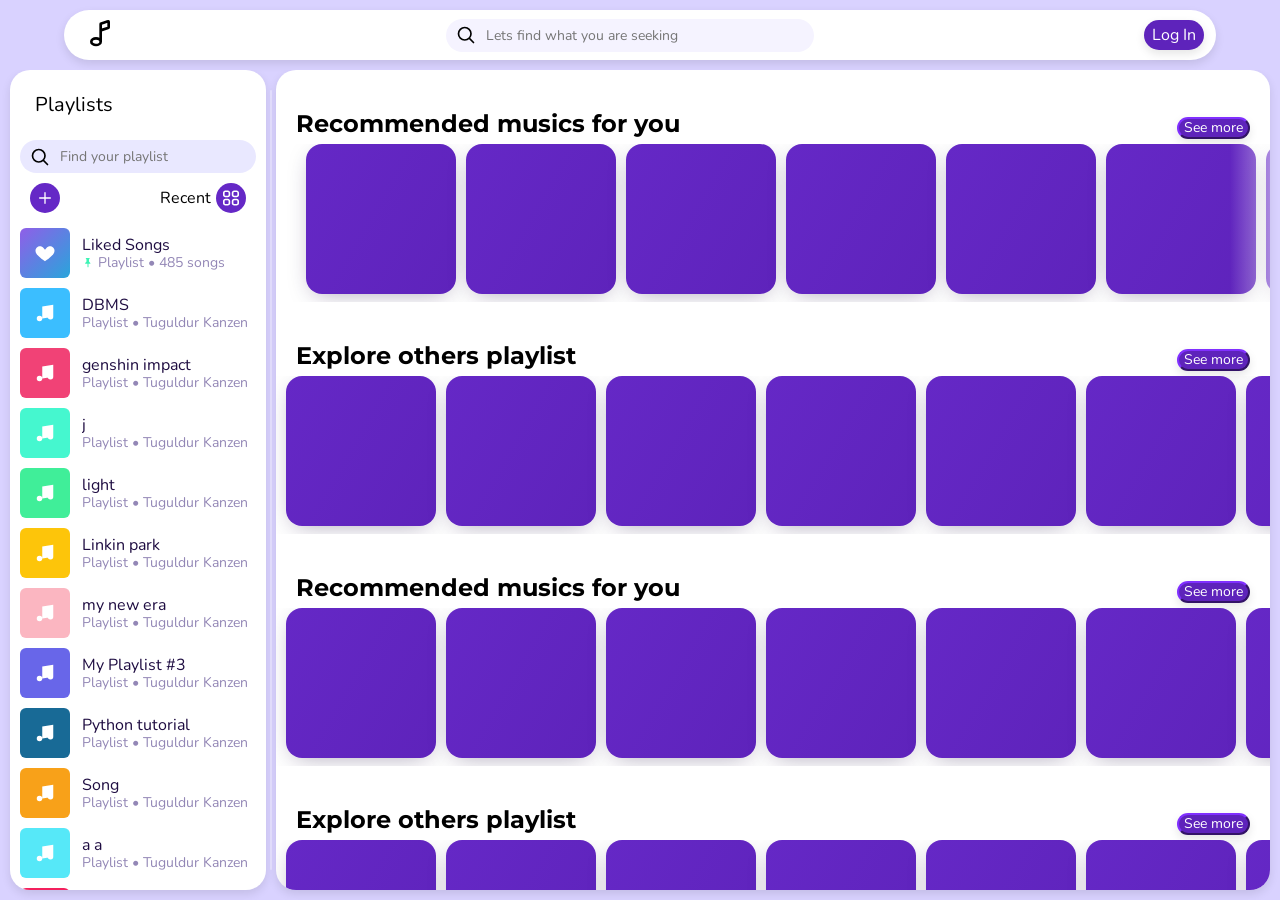
<file: index.html>
<!DOCTYPE html>
<html lang="en">
<head>
    <meta charset="UTF-8">
    <meta name="viewport" content="width=device-width, initial-scale=1.0">
    <title>Resolute Music</title>
    <link rel="stylesheet" href="./css/styles/base.css">
    <link rel="stylesheet" href="./css/theme/app-colors.css">
    <link rel="stylesheet" href="./css/theme/text-fonts.css">
    <link rel="stylesheet" href="./css/theme/component-variables.css">
    <link rel="stylesheet" href="./css/styles/header-body.css">
    <link rel="stylesheet" href="./css/styles/main-playlist-adjuster.css">
    <link rel="stylesheet" href="./css/styles/home.css">
    <script type="module" src="./scripts/index.js"></script>
      <style>
    /* Style the children inside the scroll box */
    .product-card {
      width: 200px;
      height: 300px;
      background-color: #f3f4f6;
      border-radius: 8px;
      display: flex;
      align-items: center;
      justify-content: center;
      font-family: sans-serif;
      box-shadow: 0 4px 6px rgba(0,0,0,0.1);
    }
  </style>
</head>
<body>
    <header>
        <nav>
            <div class="right-nav-sector">
                <img src="./assets/icons/logo.svg" alt="logo" height="32px" color="var(--main-purple-100)">
            </div>

            <div class="center-nav-sector">
                <form id="nav-search-form" class="nav-search" role="search">
                    <button type="submit" class="search-btn" aria-label="Search">
                        <img src="./assets/icons/search.svg" alt="search" height="20px">
                    </button>
                    <input name="q" type="search" class="textSmall" placeholder="Lets find what you are seeking" aria-label="Search input" />
                </form>
            </div>

            <div class="left-nav-sector">
                <div id="account-section">
                    <div class="login-btn-home">
                        <a href="./login.html" class="textMedium" style="color: var(--pure-white);">Log In</a>
                    </div>
                </div>
            </div>
        </nav>
    </header>
    <main>
        <div id="main">
            <div id="playlist">
                <div>
                    <div id="playlist-header">
                        <img id="playlist-collapse-btn" src="./assets/icons/collapse.svg" alt="collapse" height="20px">
                        <span class="textLarge">Playlists</span>
                    </div>
                    <form id="playlist-search-form" class="playlist-search" role="search">
                        <button type="submit" id="playlist-search-btn" aria-label="Search">
                            <img src="./assets/icons/search.svg" alt="search" height="20px">
                        </button>
                        <input name="q" type="search" class="textSmall" placeholder="Find your playlist" aria-label="Search input" style="color: var(--dark-purple-400)"/>
                    </form>
                    <div class="util">
                        <span class="button-icon">
                            <img src="./assets/icons/plus.svg" alt="add playlist" height="16">
                        </span>
                        <span class="row">
                            <span id="listViewName" class="textMedium">
                                Recent
                            </span>
                            <span id="playlist-view-toggle" class="button-icon" role="button" tabindex="0" aria-label="Switch to grid view" aria-pressed="false">
                                <img id="playlist-view-icon" src="./assets/icons/playlist-view.svg" alt="list-view-menu" height="16">
                            </span>
                        </span>
                    </div>
                    <div id="playlist-list" class="playlist-list list-view"></div>
                </div>
            </div>
            <div id="adjuster">
                <div class="line"></div>
            </div>
            <div id="home">
                <scroll-col key="home-page-scroller" persist="session" gap="20px">
                    <div id="recommended-music-section" class="section">
                        <div class="section-header">
                            <span class="subtitle">Recommended musics for you</span>
                            <span><button class="see-more-btn textSmall">See more</button></span>
                        </div>
                        <scroll-row key="music-cards" persist="session" gap="10px" side-space="20px" mist-color="var(--pure-white)" side-arrows="24px var(--main-purple-100)">
                            <music-card></music-card>
                            <music-card></music-card>
                            <music-card></music-card>
                            <music-card></music-card>
                            <music-card></music-card>
                            <music-card></music-card>
                            <music-card></music-card>
                            <music-card></music-card>
                            <music-card></music-card>
                            <music-card></music-card>
                            <music-card></music-card>
                            <music-card></music-card>
                            <music-card></music-card>
                            <music-card></music-card>
                            <music-card></music-card>
                            <music-card></music-card>
                            <music-card></music-card>
                            <music-card></music-card>
                        </scroll-row>
                    </div>
                    <div id="explore-playlists-section" class="music-section">
                        <div class="section-header">
                            <span class="subtitle">Explore others playlist</span>
                            <span><button class="see-more-btn textSmall">See more</button></span>
                        </div>
                        <scroll-row key="playlist-cards" persist="session" gap="10px">
                            <music-card></music-card>
                            <music-card></music-card>
                            <music-card></music-card>
                            <music-card></music-card>
                            <music-card></music-card>
                            <music-card></music-card>
                            <music-card></music-card>
                            <music-card></music-card>
                            <music-card></music-card>
                            <music-card></music-card>
                        </scroll-row>
                    </div>
                    <div id="recommended-music-section" class="section">
                        <div class="section-header">
                            <span class="subtitle">Recommended musics for you</span>
                            <span><button class="see-more-btn textSmall">See more</button></span>
                        </div>
                        <scroll-row key="music-cards" persist="session" gap="10px">
                            <music-card></music-card>
                            <music-card></music-card>
                            <music-card></music-card>
                            <music-card></music-card>
                            <music-card></music-card>
                            <music-card></music-card>
                            <music-card></music-card>
                            <music-card></music-card>
                            <music-card></music-card>
                            <music-card></music-card>
                            <music-card></music-card>
                            <music-card></music-card>
                            <music-card></music-card>
                            <music-card></music-card>
                            <music-card></music-card>
                            <music-card></music-card>
                            <music-card></music-card>
                            <music-card></music-card>
                        </scroll-row>
                    </div>
                    <div id="explore-playlists-section" class="music-section">
                        <div class="section-header">
                            <span class="subtitle">Explore others playlist</span>
                            <span><button class="see-more-btn textSmall">See more</button></span>
                        </div>
                        <scroll-row key="playlist-cards" persist="session" gap="10px">
                            <music-card></music-card>
                            <music-card></music-card>
                            <music-card></music-card>
                            <music-card></music-card>
                            <music-card></music-card>
                            <music-card></music-card>
                            <music-card></music-card>
                            <music-card></music-card>
                            <music-card></music-card>
                            <music-card></music-card>
                        </scroll-row>
                    </div>
                    <div id="recommended-music-section" class="section">
                        <div class="section-header">
                            <span class="subtitle">Recommended musics for you</span>
                            <span><button class="see-more-btn textSmall">See more</button></span>
                        </div>
                        <scroll-row key="music-cards" persist="session" gap="10px">
                            <music-card></music-card>
                            <music-card></music-card>
                            <music-card></music-card>
                            <music-card></music-card>
                            <music-card></music-card>
                            <music-card></music-card>
                            <music-card></music-card>
                            <music-card></music-card>
                            <music-card></music-card>
                            <music-card></music-card>
                            <music-card></music-card>
                            <music-card></music-card>
                            <music-card></music-card>
                            <music-card></music-card>
                            <music-card></music-card>
                            <music-card></music-card>
                            <music-card></music-card>
                            <music-card></music-card>
                        </scroll-row>
                    </div>
                    <div id="explore-playlists-section" class="music-section">
                        <div class="section-header">
                            <span class="subtitle">Explore others playlist</span>
                            <span><button class="see-more-btn textSmall">See more</button></span>
                        </div>
                        <scroll-row key="playlist-cards" persist="session" gap="10px">
                            <music-card></music-card>
                            <music-card></music-card>
                            <music-card></music-card>
                            <music-card></music-card>
                            <music-card></music-card>
                            <music-card></music-card>
                            <music-card></music-card>
                            <music-card></music-card>
                            <music-card></music-card>
                            <music-card></music-card>
                        </scroll-row>
                    </div>
                </scroll-col>

                
            </div>
        </div>
    </main>
</body>
</html>
</file>
<file: css/styles/base.css>
/* 1. Standard Properties (Modern Firefox, Chrome, Safari, Edge) */
html {
  scrollbar-width: thin;               /* Options: auto | thin | none */
  scrollbar-color: #888888 #f1f1f1;    /* thumb-color track-color */
}

/* 2. WebKit Pseudo-elements (Legacy Chrome, Safari, Edge) */
/* The entire scrollbar area */
::-webkit-scrollbar {
  width: 10px;                         /* Width of vertical scrollbar */
  height: 10px;                        /* Height of horizontal scrollbar */
}

/* The background track */
::-webkit-scrollbar-track {
  background: #f1f1f1; 
  border-radius: 5px;
}
 
/* The draggable handle */
::-webkit-scrollbar-thumb {
  background: #888888; 
  border-radius: 5px;
}

/* Handle on hover */
::-webkit-scrollbar-thumb:hover {
  background: #555555; 
}

.row {
    display: flex;
    flex-direction: row;
    align-items: center;
    gap: 5px;
}

.column {
    display: flex;
    flex-direction: column;
    align-items: center;
    gap: 5px;
}

.see-more-btn {
    border-radius: 9999px;
    border-color: var(--main-purple-100);
    padding: 2px 5px;
    background: var(--main-purple-100);
    color: var(--pure-white);
    box-shadow: var(--box-shadow-default);
}
</file>
<file: css/theme/app-colors.css>
:root {
    --light-purple-100: #905EE8;
    --light-purple-200: #D1CAE5;
    --light-purple-300: #D9D2FF;
    --light-purple-400: #E9E8FF;
    --light-purple-500: #E7E3FF;
    --light-purple-600: #F9F6FE;

    --light-warming: #F1EBF1;

    --light-cyan-100: #DFEDFF;

    --dark-purple-100: #1E0C41;
    --dark-purple-200: #221B39;
    --dark-purple-300: #312153;
    --dark-purple-400: #5C4F8F;
    --dark-purple-500: #9387B6;

    --main-purple-100: #5E23BB;
    --main-purple-200: #6528C6;
    --main-purple-300: #6866E9;
    --main-purple-400: #7A7AF0;
    --main-purple-500: #C0B4DF;

    --main-orange-100: #FD5819;
    --main-orange-200: #F8A119;
    --main-orange-300: #F6970E;

    --main-red-100: #F3205D;
    --main-red-200: #F14276;

    --main-cyan-100: #45F7CF;
    --main-cyan-200: #E0F1FC;
    
    --main-green-100: #3DF3B4;
    --main-green-200: #40EE99;

    --main-yellow-100: #FDC50A;

    --main-pink-100: #F9C6F4;
    --main-pink-200: #FBB6C1;
    --main-pink-300: #EFC6EA;

    --main-blue-100: #369ADE;
    --main-blue-200: #3BBEFF;
    --main-blue-300: #29A5DB;
    --main-blue-400: #56E8F8;

    --bored-blue-100: #186A96;

    --pure-white: #FFFFFF;
    --white-100: #FCFCFF;
    --white-200: #FEFEFF;

    --pure-black: #000000;

    --thumb-purple-100: #A88BFA;
    --thumb-track-100: #5A546A;
}

[data-theme = "dark"] {
    --pure-white: #000000;
}
</file>
<file: css/theme/text-fonts.css>
/* Montserrat */
@import url('https://fonts.googleapis.com/css2?family=Montserrat:ital,wght@0,100..900;1,100..900&family=Roboto:ital,wdth,wght@0,87.5,100..900;1,87.5,100..900&display=swap');

/* Nunito */
@import url('https://fonts.googleapis.com/css2?family=Montserrat:ital,wght@0,100..900;1,100..900&family=Nunito:ital,wght@0,200..1000;1,200..1000&family=Roboto:ital,wdth,wght@0,87.5,100..900;1,87.5,100..900&display=swap');

html {
    font-size: 100%; /* default font size is 16px, so 100% = 16px */
}

:root {
    --font-size-headline: 3rem;
    --font-size-title: 2.5rem;
    --font-size-xxxl: 2rem;
    --font-size-xxl: 1.5rem;
    --font-size-xl: 1.25rem;
    --font-size-lg: 1.125rem;
    --font-size-md: 1rem;
    --font-size-sm: 0.875rem;
    --font-size-xs: 0.75rem;
    --font-size-xxs: 0.625rem;
    --font-size-xxxs: 0.5rem;

    --font-weight-bold: 900;
    --font-weight-semi-bold: 700;
    --font-weight-medium: 500;
    --font-weight-regular: 400;
    --font-weight-light: 300;
}

.headline {
    font-size: var(--font-size-headline);
    font-weight: var(--font-weight-bold);
    font-family: 'Montserrat', sans-serif;
    line-height: 1.2;
    text-decoration: none;
}

.title {
    font-size: var(--font-size-title);
    font-weight: var(--font-weight-bold);
    font-family: 'Montserrat', sans-serif;
    line-height: 1.2;
    text-decoration: none;
}

.subtitle {
    font-size: var(--font-size-xxl);
    font-weight: var(--font-weight-semi-bold);
    font-family: 'Montserrat', sans-serif;
    line-height: 1.2;
    text-decoration: none;
}

.textLarge {
    font-size: var(--font-size-xl);
    font-weight: var(--font-weight-regular);
    font-family: 'Nunito', sans-serif;
    line-height: 1;
    text-decoration: none;
    white-space: no-wrap;
    overflow: hidden;
    text-overflow: ellipsis;
}

.textMediumLarge {
    font-size: var(--font-size-lg);
    font-weight: var(--font-weight-regular);
    font-family: 'Nunito', sans-serif;
    line-height: 1;
    text-decoration: none;
    white-space: no-wrap;
    overflow: hidden;
    text-overflow: ellipsis;
}

.textMedium {
    font-size: var(--font-size-md);
    font-weight: var(--font-weight-regular);
    font-family: 'Nunito', sans-serif;
    line-height: 1;
    text-decoration: none;
    white-space: no-wrap;
    overflow: hidden;
    text-overflow: ellipsis;
}

.textSmall {
    font-size: var(--font-size-sm);
    font-weight: var(--font-weight-regular);
    font-family: 'Nunito', sans-serif;
    line-height: 1;
    text-decoration: none;
    white-space: no-wrap;
    overflow: hidden;
    text-overflow: ellipsis;
}

.labelLarge {
    font-size: var(--font-size-xl);
    font-weight: var(--font-weight-medium);
    font-family: 'Nunito', sans-serif;
    line-height: 1;
    text-decoration: none;
}

.labelMediumLarge {
    font-size: var(--font-size-lg);
    font-weight: var(--font-weight-medium);
    font-family: 'Nunito', sans-serif;
    line-height: 1;
    text-decoration: none;
}

.labelMedium {
    font-size: var(--font-size-md);
    font-weight: var(--font-weight-medium);
    font-family: 'Nunito', sans-serif;
    line-height: 1;
    text-decoration: none;
}

.labelSmall {
    font-size: var(--font-size-sm);
    font-weight: var(--font-weight-medium);
    font-family: 'Nunito', sans-serif;
    line-height: 1;
    text-decoration: none;
}

.link {
    font-size: var(--font-size-md);
    font-weight: var(--font-weight-regular);
    font-family: 'Nunito', sans-serif;
    line-height: 1;
    text-decoration: underline;
    overflow-wrap: break-word;
}
</file>
<file: css/theme/component-variables.css>
:root {
    --box-radius-xxxl: 20px;
    --box-radius-xxl: 16px;
    --box-radius-xl: 12px;
    --box-radius-lg: 8px;
    --box-radius-md: 6px;
    --box-radius-sm: 4px;
    --box-radius-xs: 2px;

    --box-radius-circle-side: 9999px;
    --box-radius-circle: 50%;
    --box-radius-half-circle: 25%;

    --svg-height-xxxl: 48px;
    --svg-height-xxl: 40px;
    --svg-height-xl: 32px;
    --svg-height-lg: 24px;
    --svg-height-md: 20px;
    --svg-height-sm: 16px;
    --svg-height-xs: 12px;
    --svg-height-xxs: 8px;

    --transition-fast: 0.1s;
    --transition-medium: 0.2s;
    --transition-slow: 0.3s;
    --transition-very-slow: 0.5s;

    --translation-x-short: 1px;
    --translation-x-medium: 2px;
    --translation-x-long: 3px;

    --translation-y-short: 1px;
    --translation-y-medium: 2px;
    --translation-y-long: 3px;

    --padding-xxxl: 32px;
    --padding-xxl: 24px;
    --padding-xl: 20px;
    --padding-lg: 16px;
    --padding-md: 12px;
    --padding-sm: 8px;
    --padding-xs: 4px;
    --padding-xxs: 2px;

    --margin-xxxl: 32px;
    --margin-xxl: 24px;
    --margin-xl: 20px;
    --margin-lg: 16px;
    --margin-md: 12px;
    --margin-sm: 8px;
    --margin-xs: 4px;
    --margin-xxs: 2px;

    --border-width-xxxl: 4px;
    --border-width-xxl: 3px;
    --border-width-xl: 2px;
    --border-width-lg: 1.5px;
    --border-width-md: 1px;
    --border-width-sm: 0.5px;

    --box-shadow-length-short: 2px;
    --box-shadow-length-medium: 4px;
    --box-shadow-length-long: 6px;

    --nav-width: clamp(900px, 90vw, 1200px);
    --nav-heigth: 50px;

    --playlist-sidebar-width: clamp(200px, 20vw, 500px);

    --box-shadow-default: 0px 4px 10px rgba(0, 0, 0, 0.1);
}
</file>
<file: css/styles/header-body.css>
body {
    box-sizing: border-box;
    margin: 0;
    padding: 0;
    display: flex;
    flex-direction: column;
    height: 100vh;

    background: var(--light-purple-300);
    background-size: cover;
    background-position: center;
    background-repeat: no-repeat;
    background-attachment: fixed;
}

header {
    display: flex;
    justify-content: center;
    align-items: center;
    padding: 10px;
}

nav {
    display: grid;
    grid-template-columns: auto auto auto;
    padding: 5px 20px;
    align-items: center;
    justify-content: space-between;
    box-sizing: border-box;
    background: var(--pure-white, #ffffff);
    width: var(--nav-width, clamp(900px, 1000px, 1200px));
    height: var(--nav-heigth, 50px);
    border-radius: var(--box-radius-circle-side, 9999px);
    box-shadow: var(--box-shadow-default);
}

.center-nav-sector {
    display: flex;
    justify-content: center;
    align-items: center;
}

.nav-search {
    display: flex;
    align-items: center;
    gap: 8px;
    background: var(--light-purple-50, #f5f3ff);
    padding: 6px 10px;
    border-radius: 999px;
    box-shadow: none;
}

.nav-search input[type="search"] {
    border: none;
    outline: none;
    background: transparent;
    width: 320px;
    font-size: 14px;
}

.nav-search .search-btn {
    border: none;
    background: transparent;
    padding: 0;
    display: inline-flex;
    align-items: center;
    justify-content: center;
    cursor: pointer;
}

.visually-hidden {
    position: absolute !important;
    height: 1px; width: 1px;
    overflow: hidden; clip: rect(1px, 1px, 1px, 1px);
    white-space: nowrap; border: 0; padding: 0; margin: -1px;
}

input[type="search"]::-webkit-search-cancel-button {
    -webkit-appearance: none; /* Fixed: standard is -webkit-appearance, not appearance */
    appearance: none;
    height: 16px;
    width: 16px;
    cursor: pointer;
    background-image: url('../../assets/icons/cross.svg');
    background-repeat: no-repeat;
    background-size: contain;
    background-color: transparent;
    background-position: center;
}

.login-btn-home {
    display: flex;
    height: 30px;
    width: 60px;
    margin-right: -8px;
    background-color: var(--main-purple-100);
    align-items: center;
    justify-content: center;
    border-radius: 9999px;
    box-shadow: var(--box-shadow-default);
}

main {
    flex: 1; /* Take up remaining space below header */
    overflow: hidden; 
}
</file>
<file: css/styles/main-playlist-adjuster.css>
#main {
    box-sizing: border-box;
    display: grid;
    grid-template-columns: var(--playlist-sidebar-width) 10px 1fr;
    margin: 0px 10px 10px 10px;
    min-height: 0;
    height: calc(100% - 10px);
}

.line {
    width: 2px;
    height: calc(100% - 40px);
    background: var(--pure-white);
    border-radius: 1px;
    opacity: 0.3; 
    transition: opacity var(--transition-fast); /* Smooth fade effect */
}

#adjuster {
    width: 10px;
    cursor: grab;

    display: flex;
    justify-content: center; /* Centers the line horizontally */
    align-items: center;

    transition: opacity ease-in-out var(--transition-fast);
}

#adjuster:hover .line {
    opacity: 1;
}

#adjuster.grabbing {
    cursor: grabbing;
}

#playlist {
    box-sizing: border-box;
    display: flex;
    flex-direction: column;
    height: 100%;
    min-height: 0;
    width: var(--playlist-sidebar-width);
    background: var(--pure-white);
    box-shadow: var(--box-shadow-default);
    border-radius: var(--box-radius-xxxl);
    transition: img var(--transition-slow) ease-in-out;
    overflow: hidden;
}

#playlist > div {
    display: flex;
    flex-direction: column;
    min-height: 0;
    flex: 1;
}

#playlist:hover {
    #playlist-header img {
        display: block;
        transition: img var(--transition-slow) ease-in-out;
    }
}

#playlist.collapsed {
    width: 70px;

    #playlist-header img {
        display: block;
        transform: rotate(180deg);
        transition: img var(--transition-fast) ease-in-out;
    }

    #playlist-header span {
        display: none;
    }

    .playlist-search {
        display: none;
    }
}

#playlist-header {
    display: flex;
    justify-content: start;
    align-items: center;
    padding: 25px;
    gap: 20px;
    transition: img var(--transition-fast) ease-in-out;
}

#playlist-header img {
    display: none;
}

#playlist-header img:hover {
    transform: scale(1.1);
    transition: img var(--transition-fast) ease-in-out;
}

.playlist-search {
    display: flex;
    align-items: center;
    gap: 8px;
    margin: 0 10px;
    background: var(--light-purple-400, #E9E8FF);
    padding: 6px 10px;
    border-radius: 999px;
    box-shadow: none;
}

.playlist-search input[type="search"] {
    border: none;
    outline: none;
    width: 100%;
    background: transparent;
    font-size: 14px;
}

.playlist-search #playlist-search-btn {
    border: none;
    background: transparent;
    padding: 0;
    display: inline-flex;
    align-items: center;
    justify-content: center;
    cursor: pointer;
}

.util {
    display: flex;
    margin: 10px 20px;
    justify-content: space-between;
}

.button-icon {
    display: flex;
    background: var(--main-purple-200);
    border-radius: 50%;
    padding: 7px;
    justify-content: center;
    align-items: center;
    cursor: pointer;
}

/* ---------- Playlist list / grid view switcher ---------- */

#playlist-view-toggle {
    transition: background var(--transition-fast) ease-in-out;
}

#playlist-view-toggle[aria-pressed="true"] {
    background: var(--main-purple-200);
}

#playlist-view-toggle[aria-pressed="true"] img {
    filter: brightness(0) invert(1);
}

.playlist-list {
    box-sizing: border-box;
    flex: 1;
    min-height: 0;
    width: 100%;
    overflow-x: hidden;
    overflow-y: auto;
    padding: 0 10px;
}

.playlist-item {
    box-sizing: border-box;
    display: flex;
    align-items: center;
    gap: var(--margin-md);
    border-radius: var(--box-radius-lg);
    padding: 5px 0;
    cursor: pointer;
    min-width: 0;
    transition: background var(--transition-fast) ease-in-out;
}

.playlist-item:hover,
.playlist-item:focus-visible {
    background: var(--light-purple-600, #F9F6FE);
}

.playlist-thumb {
    box-sizing: border-box;
    flex-shrink: 0;
    display: flex;
    align-items: center;
    justify-content: center;
    width: 50px;
    height: 50px;
    border-radius: var(--box-radius-md);
    color: var(--pure-white);
    overflow: hidden;
}

.playlist-thumb img.thumb-icon {
    width: 22px;
    height: 22px;
    display: block;
}

.playlist-info {
    display: flex;
    flex-direction: column;
    gap: 3px;
    min-width: 0;
}

.playlist-name {
    color: var(--dark-purple-100);
    white-space: nowrap;
    overflow: hidden;
    text-overflow: ellipsis;
}

.playlist-meta {
    display: flex;
    align-items: center;
    gap: 4px;
    color: var(--dark-purple-500);
    white-space: nowrap;
    overflow: hidden;
    text-overflow: ellipsis;
}

.playlist-meta .pin-icon {
    flex-shrink: 0;
    width: 12px;
    height: 12px;
    display: inline-block;
}

/* List view: single column, row items */
.playlist-list.list-view {
    display: flex;
    flex-direction: column;
}

/* Grid view: tiled cards, thumb on top, text below */
.playlist-list.grid-view {
    display: grid;
    grid-template-columns: repeat(3, 1fr);
}

.playlist-list.grid-view .playlist-item {
    flex-direction: column;
    align-items: flex-start;
    gap: var(--margin-sm);
    padding: var(--padding-sm);
    min-width: 0;
}

.playlist-list.grid-view .playlist-thumb {
    width: 100%;
    height: auto;
    aspect-ratio: 1 / 1;
    border-radius: var(--box-radius-lg);
}

.playlist-list.grid-view .playlist-thumb img.thumb-icon {
    width: 30%;
    height: 30%;
}

.playlist-list.grid-view .playlist-info {
    width: 100%;
}

.playlist-list.grid-view .playlist-name,
.playlist-list.grid-view .playlist-meta {
    width: 100%;
}

/* Collapsed sidebar (70px): show thumbnails only, stacked in a single
   column — 50x50 thumbs, 10px side margins, 10px gap between items,
   regardless of whichever view (list/grid) was active before collapsing. */
#playlist.collapsed .playlist-list {
    display: flex;
    flex-direction: column;
    align-items: center;
    gap: 10px;
    padding: 10px 0;
    overflow-x: hidden;
}

#playlist.collapsed .playlist-item {
    width: 50px;
    padding: 0;
    margin: 0 10px;
    gap: 0;
}

#playlist.collapsed .playlist-thumb {
    width: 50px;
    height: 50px;
}

#playlist.collapsed .playlist-info {
    display: none;
}

#playlist.collapsed .util {
    display: none;
}
</file>
<file: css/styles/home.css>
#home {
    box-sizing: border-box;
    display: flex;
    flex-direction: column;
    background: var(--pure-white);
    box-shadow: var(--box-shadow-default);
    border-radius: var(--box-radius-xxxl);
    overflow: hidden;
}

/* <scroll-col> is a plain block box by default, so a block parent (#home)
   never hands it a height on its own — it just grows to fit its content,
   which is why the sidebar's overflow:hidden was silently clipping instead
   of a scrollbar ever appearing. flex:1 + min-height:0 gives it a real,
   bounded height from #home's flex layout; --el-height:100% then carries
   that sizing across the shadow boundary (custom properties inherit through
   shadow DOM) so scroll-box.js's internal `.scroll` div — which reads
   height from var(--el-height, auto) — resolves to 100% instead of auto. */
#home > scroll-col {
    flex: 1 1 auto;
    min-height: 0;
    --el-height: 100%;
}

.section-header {
    display: flex;
    margin: 0 20px 5px;
    justify-content: space-between;
    align-items: baseline;
}

.section {
    margin: 20px 0;
}
</file>
